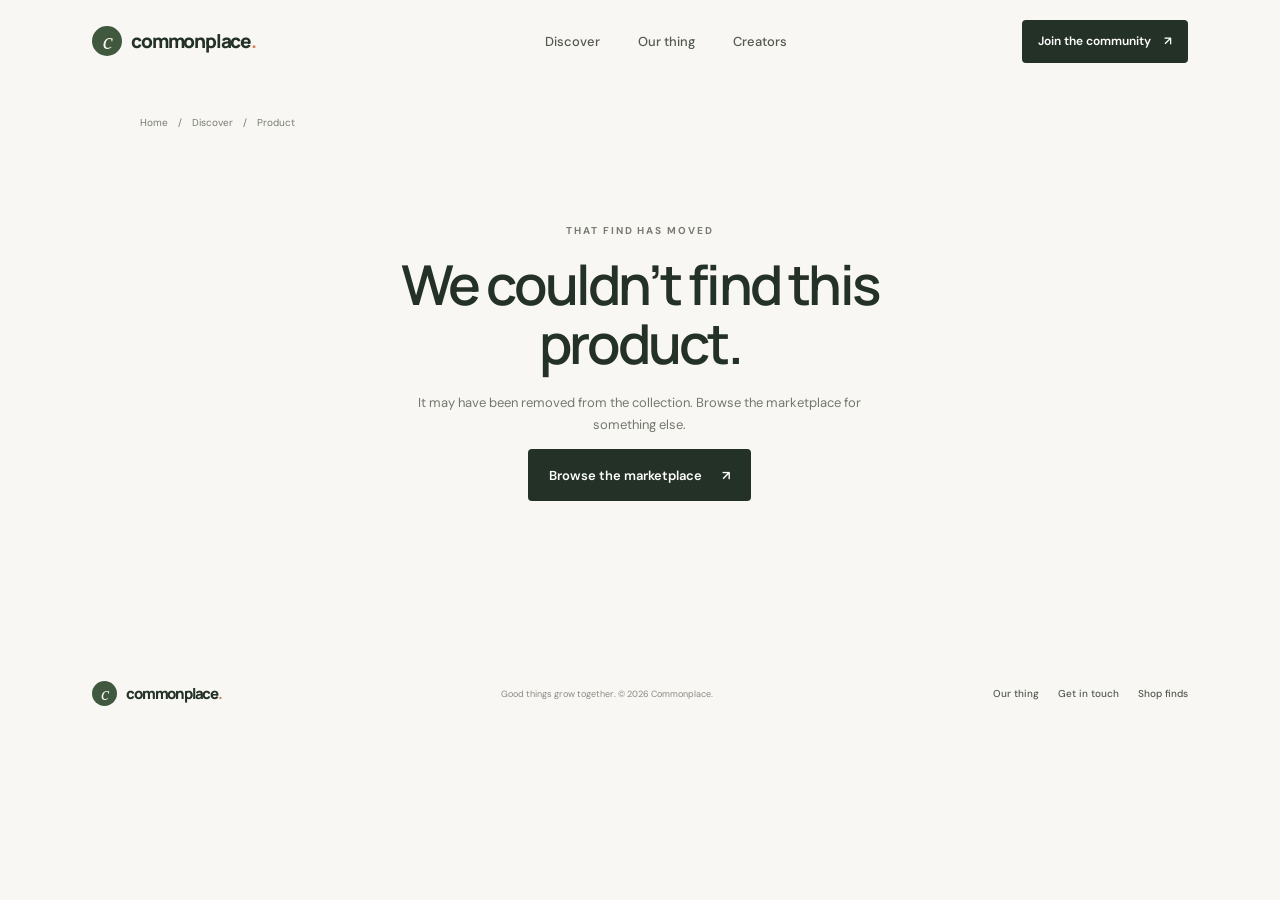
<file: product.html>
<!DOCTYPE html>
<html lang="en">
  <head>
    <meta charset="UTF-8">
    <meta name="viewport" content="width=device-width, initial-scale=1">
    <meta name="theme-color" content="#f8f7f3">
    <meta name="description" content="Explore this curated product and shop directly with the official seller.">
    <title>Product details — Commonplace</title>
    <link rel="preconnect" href="https://fonts.googleapis.com">
    <link rel="preconnect" href="https://fonts.gstatic.com" crossorigin>
    <link href="https://fonts.googleapis.com/css2?family=DM+Sans:wght@400;500;600;700&family=Manrope:wght@400;500;600;700;800&display=swap" rel="stylesheet">
    <link rel="stylesheet" href="styles.css?v=affiliate-setup-1">
    <script src="products.js?v=affiliate-setup-1" defer></script>
    <script src="product-page.js?v=affiliate-setup-1" defer></script>
  </head>
  <body class="product-page">
    <header class="site-header">
      <a class="brand" href="index.html" aria-label="Commonplace home">
        <span class="brand-mark" aria-hidden="true">c</span>
        commonplace<span class="brand-period">.</span>
      </a>
      <nav class="main-nav product-nav" aria-label="Main navigation">
        <a href="index.html#discover">Discover</a>
        <a href="index.html#how-it-works">Our thing</a>
        <a href="index.html#creators">Creators</a>
      </nav>
      <a class="button button-small button-dark header-cta" href="index.html#join">Join the community <span aria-hidden="true">↗</span></a>
    </header>

    <main class="product-detail-main">
      <nav class="breadcrumbs" aria-label="Breadcrumb">
        <a href="index.html">Home</a><span aria-hidden="true">/</span>
        <a href="index.html#discover">Discover</a><span aria-hidden="true">/</span>
        <span id="product-breadcrumb">Product</span>
      </nav>
      <section class="product-detail" id="product-detail" aria-live="polite">
        <div class="detail-image-wrap">
          <img id="detail-image" src="" alt="">
          <span class="detail-category" id="detail-category"></span>
        </div>
        <div class="detail-copy">
          <p class="eyebrow"><span class="eyebrow-dot"></span> Curated find</p>
          <p class="detail-vendor" id="detail-vendor"></p>
          <h1 id="detail-title">Product details</h1>
          <p class="detail-description" id="detail-description"></p>
          <p class="detail-price-note">Check the seller’s site for current price, currency, stock, and delivery options.</p>
          <a class="button button-dark vendor-button" id="vendor-link" href="#" target="_blank" rel="noopener noreferrer">Visit the official shop <span aria-hidden="true">↗</span></a>
          <p class="detail-disclosure" id="detail-disclosure"></p>
          <a class="text-link back-to-marketplace" href="index.html#discover"><span aria-hidden="true">←</span> Back to the marketplace</a>
        </div>
      </section>
      <section class="related-products" id="related-section" hidden aria-labelledby="related-title">
        <div class="section-heading">
          <div><p class="eyebrow">Keep exploring</p><h2 id="related-title">More from this <span>category.</span></h2></div>
          <a class="text-link" href="index.html#discover">See all finds <span aria-hidden="true">↗</span></a>
        </div>
        <div class="product-grid related-grid" id="related-grid"></div>
      </section>
    </main>

    <footer class="site-footer">
      <a class="brand footer-brand" href="index.html" aria-label="Commonplace home"><span class="brand-mark" aria-hidden="true">c</span> commonplace<span class="brand-period">.</span></a>
      <p>Good things grow together. © <span id="year"></span> Commonplace.</p>
      <div class="footer-links"><a href="index.html#how-it-works">Our thing</a><a href="index.html#join">Get in touch</a><a href="index.html#discover">Shop finds</a></div>
    </footer>
  </body>
</html>
</file>
<file: styles.css>
:root {
  color-scheme: light;
  --ink: #243126;
  --muted: #73786e;
  --paper: #f8f7f3;
  --cream: #efeee7;
  --green: #40583d;
  --lime: #d8e27d;
  --serif: Georgia, "Times New Roman", serif;
  font-family: "DM Sans", sans-serif;
  font-synthesis: none;
  text-rendering: optimizeLegibility;
  -webkit-font-smoothing: antialiased;
}

* { box-sizing: border-box; }
html { scroll-behavior: smooth; }
body { margin: 0; background: var(--paper); color: var(--ink); }
a { color: inherit; text-decoration: none; }
button, input { font: inherit; }
button, a { -webkit-tap-highlight-color: transparent; }
img { display: block; max-width: 100%; }

.site-header {
  height: 82px;
  padding: 0 7.2%;
  display: flex;
  align-items: center;
  justify-content: space-between;
  position: relative;
  z-index: 5;
  background: var(--paper);
}
.brand { display: inline-flex; align-items: center; gap: 9px; font-family: "Manrope", sans-serif; font-size: 19px; font-weight: 800; letter-spacing: -1.2px; }
.brand-mark { width: 30px; height: 30px; display: grid; place-items: center; border-radius: 50%; color: var(--paper); background: var(--green); font-family: var(--serif); font-size: 23px; font-style: italic; font-weight: 400; line-height: 1; }
.brand-period { color: #d5805b; margin-left: -9px; }
.main-nav { display: flex; gap: 38px; margin-left: 55px; }
.main-nav a, .footer-links a { color: #53594f; font-size: 13px; font-weight: 500; transition: color .2s ease; }
.main-nav a:hover, .footer-links a:hover { color: #a35f42; }
.button { border: 0; display: inline-flex; min-height: 52px; padding: 0 21px; gap: 20px; align-items: center; justify-content: center; border-radius: 4px; font-size: 13px; font-weight: 600; transition: transform .2s, background .2s; cursor: pointer; }
.button:hover { transform: translateY(-2px); }
.button-dark { background: var(--ink); color: white; }
.button-dark:hover { background: #40583d; }
.button-small { min-height: 43px; padding: 0 16px; font-size: 12px; gap: 13px; }
.button-outline { border: 1px solid #bdc0b3; background: transparent; }
.button-light { background: var(--paper); color: var(--ink); }
.menu-toggle { display: none; }

.hero { min-height: 590px; padding: 59px 10.3% 53px 12.5%; display: grid; grid-template-columns: 1fr 1fr; gap: 5%; align-items: center; overflow: hidden; position: relative; }
.hero-copy { position: relative; z-index: 1; padding-bottom: 5px; }
.eyebrow { margin: 0 0 18px; color: #777b70; font-size: 10px; font-weight: 700; letter-spacing: 1.9px; text-transform: uppercase; }
.eyebrow-dot { display: inline-block; width: 7px; height: 7px; margin-right: 7px; border-radius: 50%; background: #d38a61; vertical-align: 1px; }
h1, h2, h3, p { margin-top: 0; }
.hero h1 { margin: 0; font-family: "Manrope", sans-serif; font-size: clamp(58px, 6.2vw, 84px); font-weight: 600; letter-spacing: -6.4px; line-height: .99; }
.hero h1 span, .section-heading h2 span, .mission h2 span { color: #80926e; font-family: var(--serif); font-weight: 400; font-style: italic; letter-spacing: -4px; }
.hero-description { max-width: 395px; margin: 24px 0 24px; color: #696e64; font-size: 15px; line-height: 1.75; }
.hero-actions { display: flex; align-items: center; gap: 24px; }
.text-link { display: inline-flex; align-items: center; gap: 11px; font-size: 12px; font-weight: 600; transition: gap .2s ease; }
.text-link:hover { gap: 15px; }
.community-note { display: flex; align-items: center; gap: 13px; margin-top: 42px; }
.avatar-stack { display: flex; padding-left: 2px; }
.avatar-stack img { width: 31px; height: 31px; margin-left: -3px; border: 2px solid var(--paper); border-radius: 50%; object-fit: cover; }
.community-note p { margin: 0; color: #777b70; font-size: 10px; line-height: 1.55; }
.community-note strong { color: var(--ink); font-weight: 700; }
.hero-art { width: 100%; max-width: 490px; height: 435px; justify-self: end; position: relative; }
.hero-image-wrap { position: absolute; inset: 0 13px 10px 36px; overflow: hidden; border-radius: 48% 48% 5px 5px; background: #d8d6c8; }
.hero-image { width: 100%; height: 100%; object-fit: cover; }
.floating-note { position: absolute; display: flex; align-items: center; gap: 10px; padding: 13px 16px; background: var(--paper); box-shadow: 0 8px 30px #27342614; font-size: 10px; font-weight: 600; line-height: 1.5; }
.note-top { top: 46px; left: -17px; }
.note-sparkle { color: #bd7653; font-size: 22px; }
.note-bottom { right: -17px; bottom: 39px; }
.note-check { width: 22px; height: 22px; display: grid; place-items: center; border-radius: 50%; background: #dfe7d1; color: var(--green); font-size: 13px; }
.hero-sticker { position: absolute; top: 17px; right: -15px; width: 91px; height: 91px; display: flex; flex-direction: column; align-items: center; justify-content: center; border-radius: 50%; transform: rotate(11deg); background: #d9df90; font-size: 10px; font-weight: 700; line-height: 1.4; text-align: center; }
.hero-sticker span { font-size: 15px; }
.hero-orbit { position: absolute; z-index: -1; border: 1px solid #e9e7df; border-radius: 50%; }
.orbit-one { width: 600px; height: 600px; top: -220px; right: -310px; }
.orbit-two { width: 460px; height: 460px; bottom: -365px; left: -230px; }

.ticker { overflow: hidden; padding: 15px 0; background: #e8eadf; }
.ticker-inner { min-width: max-content; display: flex; align-items: center; justify-content: space-around; gap: 43px; padding: 0 20px; color: #59634f; font-family: var(--serif); font-size: 16px; font-style: italic; }
.ticker-inner i { color: #bf7855; font-size: 13px; font-style: normal; }
.section-pad { padding-left: 12.5%; padding-right: 12.5%; }
.discover { padding-top: 84px; padding-bottom: 96px; }
.section-heading { display: flex; align-items: end; justify-content: space-between; gap: 25px; }
.section-heading .eyebrow { margin-bottom: 12px; }
.section-heading h2, .newsletter h2 { margin: 0; font-family: "Manrope", sans-serif; font-size: clamp(34px, 4vw, 49px); font-weight: 600; letter-spacing: -2.8px; line-height: 1.13; }
.section-heading h2 span { color: #b57554; letter-spacing: -2px; }
.desktop-link { margin-bottom: 9px; }
.discovery-toolbar { margin: 30px 0 25px; display: flex; align-items: center; justify-content: space-between; gap: 20px; }
.filter-list { display: flex; gap: 8px; flex-wrap: wrap; }
.filter-chip { padding: 9px 13px; border: 1px solid #e2e0d8; border-radius: 40px; background: transparent; color: #70746b; font-size: 10px; cursor: pointer; transition: all .2s; }
.filter-chip:hover { border-color: #8a957e; }
.filter-chip.is-active { border-color: var(--ink); background: var(--ink); color: white; }
.search-box { min-width: 202px; display: flex; align-items: center; gap: 7px; border-bottom: 1px solid #d8d7ce; padding: 8px 2px; }
.search-icon { color: #73786e; font-size: 22px; line-height: 12px; transform: rotate(-18deg); }
.search-box input { width: 100%; border: 0; outline: 0; background: transparent; color: var(--ink); font-size: 10px; }
.search-box input::placeholder { color: #85887f; }
.product-grid { display: grid; grid-template-columns: repeat(4, minmax(0, 1fr)); gap: 17px; }
.product-card { min-width: 0; position: relative; }
.product-image { aspect-ratio: .82; display: block; overflow: hidden; position: relative; background: #e8e3d8; }
.product-image img { width: 100%; height: 100%; object-fit: cover; transition: transform .5s ease; }
.product-card:hover .product-image img { transform: scale(1.04); }
.product-terracotta { background: #e8ddd2; }
.product-linen { background: #e5e1d6; }
.product-blue { background: #dce5e2; }
.product-yellow { background: #e9e2d0; }
.product-badge { position: absolute; left: 10px; bottom: 10px; padding: 7px 10px; background: #f8f7f3eF; color: #5f6858; font-size: 9px; font-weight: 600; }
.save-button { width: 32px; height: 32px; display: grid; place-items: center; position: absolute; top: 9px; right: 9px; border: 0; border-radius: 50%; background: #f8f7f3eF; color: #474d42; font-size: 19px; line-height: 1; cursor: pointer; transition: background .2s, color .2s; }
.save-button[aria-pressed="true"] { background: #40583d; color: white; }
.product-info { display: flex; justify-content: space-between; align-items: start; gap: 8px; padding-top: 12px; }
.product-maker { margin: 0 0 4px; color: #898a80; font-size: 9px; }
.product-info h3 { margin: 0; font-size: 11px; font-weight: 600; line-height: 1.5; }
.product-price { padding-top: 14px; font-size: 11px; font-weight: 600; }
.product-details-link { flex: 0 0 auto; font-size: 10px; }
.card-shop-link { display: inline-flex; width: fit-content; margin-top: 9px; color: #526347; font-size: 10px; font-weight: 700; }
.card-shop-link:hover { color: #a35f42; }
.empty-state { padding: 38px 0; color: var(--muted); font-size: 13px; text-align: center; }
.marketplace-disclosure { max-width: 670px; margin: 25px auto 0; color: #777b70; font-size: 10px; line-height: 1.7; text-align: center; }
.affiliate-disclosure { margin: 23px 0 -10px; padding: 12px 14px; border-left: 2px solid #80926e; background: #eeeee7; color: #5d6656; font-size: 10px; line-height: 1.65; }

.product-detail-main { max-width: 1180px; margin: 0 auto; padding: 34px 7% 86px; }
.breadcrumbs { display: flex; flex-wrap: wrap; gap: 10px; margin-bottom: 30px; color: #777b70; font-size: 10px; }
.breadcrumbs a:hover { color: #a35f42; }
.product-detail { display: grid; grid-template-columns: minmax(0, 1fr) minmax(300px, .85fr); align-items: center; gap: clamp(35px, 8vw, 100px); }
.detail-image-wrap { min-height: 430px; aspect-ratio: .9; position: relative; overflow: hidden; background: #eeeae0; }
.detail-image-wrap img { width: 100%; height: 100%; position: absolute; inset: 0; object-fit: contain; mix-blend-mode: multiply; }
.detail-category { position: absolute; bottom: 14px; left: 14px; padding: 8px 11px; background: #f8f7f3ed; color: #59634f; font-size: 10px; font-weight: 600; }
.detail-vendor { margin: -7px 0 10px; color: #777b70; font-size: 12px; }
.detail-copy h1, .product-not-found h1 { margin: 0 0 18px; font-family: "Manrope", sans-serif; font-size: clamp(36px, 4.3vw, 57px); font-weight: 600; letter-spacing: -2.8px; line-height: 1.08; }
.detail-description { margin: 0 0 18px; color: #676d62; font-size: 14px; line-height: 1.8; }
.detail-price-note { margin: 0 0 23px; color: #777b70; font-size: 11px; line-height: 1.7; }
.vendor-button { width: fit-content; }
.detail-disclosure { max-width: 410px; margin: 17px 0 22px; color: #81847b; font-size: 10px; line-height: 1.7; }
.back-to-marketplace { font-size: 11px; }
.related-products { padding-top: 82px; }
.related-products .product-grid { margin-top: 24px; }
.product-not-found { grid-column: 1 / -1; max-width: 540px; padding: 65px 20px; margin: auto; text-align: center; }
.product-not-found p:not(.eyebrow) { color: var(--muted); font-size: 13px; line-height: 1.7; }

.mission { min-height: 450px; padding-top: 63px; padding-bottom: 63px; display: grid; grid-template-columns: 1fr 1fr; align-items: center; gap: 9%; background: #344937; color: #f8f7f3; }
.eyebrow-light { color: #c6cebd; }
.mission h2 { margin: 0 0 20px; font-family: "Manrope", sans-serif; font-size: clamp(39px, 4.8vw, 59px); font-weight: 500; letter-spacing: -3.5px; line-height: 1.06; }
.mission h2 span { color: #dce49b; letter-spacing: -3px; }
.mission-copy > p:not(.eyebrow) { max-width: 365px; margin-bottom: 25px; color: #d0d7ca; font-size: 13px; line-height: 1.8; }
.mission-visual { height: 314px; position: relative; }
.mission-visual > img { width: 100%; height: 100%; object-fit: cover; }
.mission-caption { display: flex; justify-content: space-between; position: absolute; right: 0; bottom: 0; left: 0; padding: 12px 14px; background: #1c2918b8; color: white; font-size: 10px; }
.mission-caption span:last-child { color: #dce49b; }
.mission-stamp { width: 84px; height: 84px; display: grid; place-content: center; position: absolute; top: -20px; right: -20px; border-radius: 50%; transform: rotate(10deg); background: #dce49b; color: var(--ink); font-family: var(--serif); font-size: 13px; line-height: 1.1; text-align: center; }

.community { padding-top: 86px; padding-bottom: 91px; }
.community-intro { max-width: 270px; margin: 0 0 4px; color: var(--muted); font-size: 12px; line-height: 1.7; }
.community-grid { display: grid; grid-template-columns: repeat(3, minmax(0, 1fr)); gap: 15px; margin-top: 33px; }
.community-card { min-height: 287px; padding: 24px 23px 21px; display: flex; flex-direction: column; align-items: flex-start; }
.consumer-card { background: #ece8dd; }
.vendor-card { background: #e1e8dc; }
.creator-card { background: #eee3da; }
.community-card-icon { width: 34px; height: 34px; display: grid; place-items: center; margin-bottom: 18px; border-radius: 50%; background: #f8f7f3b0; color: var(--green); font-size: 18px; }
.card-kicker { margin: 0 0 8px; color: #788071; font-size: 9px; font-weight: 700; letter-spacing: 1.1px; text-transform: uppercase; }
.community-card h3 { margin: 0 0 12px; font-family: "Manrope", sans-serif; font-size: 23px; font-weight: 600; letter-spacing: -1px; line-height: 1.18; }
.community-card > p:not(.card-kicker) { max-width: 280px; margin: 0 0 19px; color: #72766c; font-size: 10px; line-height: 1.7; }
.community-card .text-link { margin-top: auto; font-size: 10px; }

.newsletter { min-height: 247px; padding-top: 52px; padding-bottom: 52px; display: flex; align-items: center; justify-content: space-between; gap: 35px; position: relative; overflow: hidden; background: #ebece4; }
.newsletter > div:first-child, .newsletter-form { position: relative; z-index: 1; }
.newsletter .eyebrow { margin-bottom: 11px; }
.newsletter h2 { font-size: clamp(27px, 3vw, 36px); letter-spacing: -1.8px; }
.newsletter > div:first-child > p:last-child { margin: 11px 0 0; color: #72766c; font-size: 11px; }
.newsletter-form { width: 350px; display: flex; flex-wrap: wrap; gap: 8px; }
.newsletter-form input { flex: 1; min-width: 130px; padding: 0 12px; border: 1px solid #d6d8ce; border-radius: 3px; outline-color: #7e8b70; background: #f8f7f3; font-size: 10px; }
.newsletter-form .button { min-height: 47px; padding: 0 13px; font-size: 10px; }
.form-message { width: 100%; min-height: 12px; margin: 0; color: #40583d; font-size: 10px; }
.newsletter-form button:disabled { cursor: wait; opacity: .65; }
.newsletter-consent { position: absolute; right: 12.5%; bottom: 26px; margin: 0; color: #72766c; font-size: 9px; }
.newsletter-flower { position: absolute; top: -52px; right: 28%; color: #daddcb; font-size: 190px; line-height: 1; }

.site-footer { min-height: 83px; padding: 18px 7.2%; display: flex; align-items: center; justify-content: space-between; gap: 20px; }
.footer-brand { font-size: 15px; }
.footer-brand .brand-mark { width: 25px; height: 25px; font-size: 19px; }
.footer-brand .brand-period { margin-left: -9px; }
.site-footer > p { margin: 0; color: #898a80; font-size: 9px; }
.footer-links { display: flex; gap: 19px; }
.footer-links a { font-size: 10px; }
.visually-hidden { width: 1px; height: 1px; padding: 0; margin: -1px; overflow: hidden; clip: rect(0, 0, 0, 0); white-space: nowrap; border: 0; position: absolute; }

@media (min-width: 1500px) {
  .hero, .section-pad { padding-left: max(12.5%, calc((100vw - 1120px) / 2)); padding-right: max(12.5%, calc((100vw - 1120px) / 2)); }
}
@media (max-width: 900px) {
  .site-header { padding: 0 5%; }
  .hero { padding: 55px 7%; gap: 2%; }
  .hero h1 { font-size: clamp(56px, 8vw, 75px); }
  .hero-art { height: 390px; }
  .section-pad { padding-left: 7%; padding-right: 7%; }
  .mission { gap: 6%; }
  .product-grid { gap: 12px; }
  .community-card { padding: 20px 16px; }
}
@media (max-width: 650px) {
  .site-header { height: 68px; padding: 0 6%; }
  .brand { font-size: 17px; }
  .header-cta { display: none; }
  .menu-toggle { width: 40px; height: 40px; display: flex; flex-direction: column; justify-content: center; align-items: center; gap: 5px; border: 0; background: transparent; cursor: pointer; }
  .menu-toggle span { width: 19px; height: 1px; background: var(--ink); }
  .main-nav { display: none; position: absolute; top: 68px; right: 0; left: 0; padding: 19px 6% 22px; margin: 0; flex-direction: column; gap: 18px; background: var(--paper); box-shadow: 0 12px 18px #1b281414; }
  .main-nav.is-open { display: flex; }
  .main-nav a { font-size: 14px; }
  .hero { min-height: 0; padding: 42px 7% 38px; grid-template-columns: 1fr; gap: 31px; }
  .eyebrow { font-size: 9px; letter-spacing: 1.4px; }
  .hero h1 { font-size: clamp(58px, 14vw, 78px); letter-spacing: -4.8px; }
  .hero-description { max-width: 350px; margin: 19px 0 20px; font-size: 13px; }
  .hero-actions { gap: 17px; }
  .button { min-height: 48px; padding: 0 15px; gap: 11px; font-size: 11px; }
  .hero-actions .text-link { font-size: 10px; }
  .community-note { margin-top: 26px; }
  .hero-art { width: 88%; height: min(95vw, 385px); justify-self: center; }
  .hero-image-wrap { inset: 0 11px 8px 25px; }
  .note-top { top: 40px; left: -23px; }
  .note-bottom { right: -22px; bottom: 28px; }
  .hero-sticker { width: 75px; height: 75px; right: -12px; font-size: 9px; }
  .ticker { padding: 12px 0; }
  .ticker-inner { gap: 24px; font-size: 14px; }
  .section-pad { padding-left: 7%; padding-right: 7%; }
  .discover { padding-top: 59px; padding-bottom: 60px; }
  .section-heading { align-items: flex-start; }
  .section-heading h2 { font-size: 37px; letter-spacing: -2.3px; }
  .desktop-link { display: none; }
  .discovery-toolbar { margin: 22px 0 17px; align-items: stretch; flex-direction: column-reverse; gap: 13px; }
  .search-box { width: 100%; }
  .filter-list { gap: 6px; }
  .filter-chip { padding: 8px 10px; font-size: 9px; }
  .product-grid { grid-template-columns: repeat(2, minmax(0, 1fr)); column-gap: 11px; row-gap: 20px; }
  .product-image { aspect-ratio: .82; }
  .product-info h3 { font-size: 10px; }
  .product-maker { font-size: 8px; }
  .product-price { font-size: 10px; }
  .product-badge { left: 7px; bottom: 7px; padding: 6px 7px; font-size: 8px; }
  .save-button { width: 29px; height: 29px; top: 7px; right: 7px; }
  .mission { padding-top: 51px; padding-bottom: 51px; grid-template-columns: 1fr; gap: 34px; }
  .mission h2 { font-size: 46px; }
  .mission-visual { height: 260px; margin-right: 9px; }
  .mission-stamp { width: 70px; height: 70px; right: -11px; font-size: 11px; }
  .community { padding-top: 58px; padding-bottom: 59px; }
  .community-heading { flex-direction: column; gap: 10px; }
  .community-intro { max-width: 300px; margin: 0; font-size: 11px; }
  .community-grid { grid-template-columns: 1fr; gap: 10px; margin-top: 23px; }
  .community-card { min-height: 247px; padding: 21px; }
  .community-card-icon { margin-bottom: 13px; }
  .community-card h3 { font-size: 22px; }
  .community-card > p:not(.card-kicker) { margin-bottom: 15px; }
  .newsletter { padding-top: 43px; padding-bottom: 40px; align-items: flex-start; flex-direction: column; gap: 20px; }
  .newsletter h2 { font-size: 29px; }
  .newsletter > div:first-child > p:last-child { max-width: 300px; line-height: 1.6; }
  .newsletter-form { width: 100%; }
  .newsletter-form input { min-height: 47px; }
  .newsletter-consent { position: relative; right: auto; bottom: auto; margin-top: -11px; font-size: 9px; }
  .newsletter-flower { top: -35px; right: -17px; font-size: 132px; }
  .site-footer { padding: 22px 7%; flex-wrap: wrap; }
  .site-footer > p { order: 3; width: 100%; }
  .footer-links { gap: 12px; }
  .footer-links a { font-size: 9px; }
  .product-detail-main { padding: 24px 7% 58px; }
  .breadcrumbs { margin-bottom: 22px; font-size: 9px; }
  .product-detail { grid-template-columns: 1fr; gap: 27px; }
  .detail-image-wrap { min-height: 0; aspect-ratio: .95; }
  .detail-copy h1, .product-not-found h1 { font-size: 39px; letter-spacing: -2px; }
  .detail-description { font-size: 13px; }
  .related-products { padding-top: 56px; }
  .related-products .section-heading { align-items: end; }
  .related-products .section-heading h2 { font-size: 29px; }
}
@media (prefers-reduced-motion: reduce) {
  *, *::before, *::after { scroll-behavior: auto !important; transition-duration: .01ms !important; animation-duration: .01ms !important; animation-iteration-count: 1 !important; }
}
</file>
